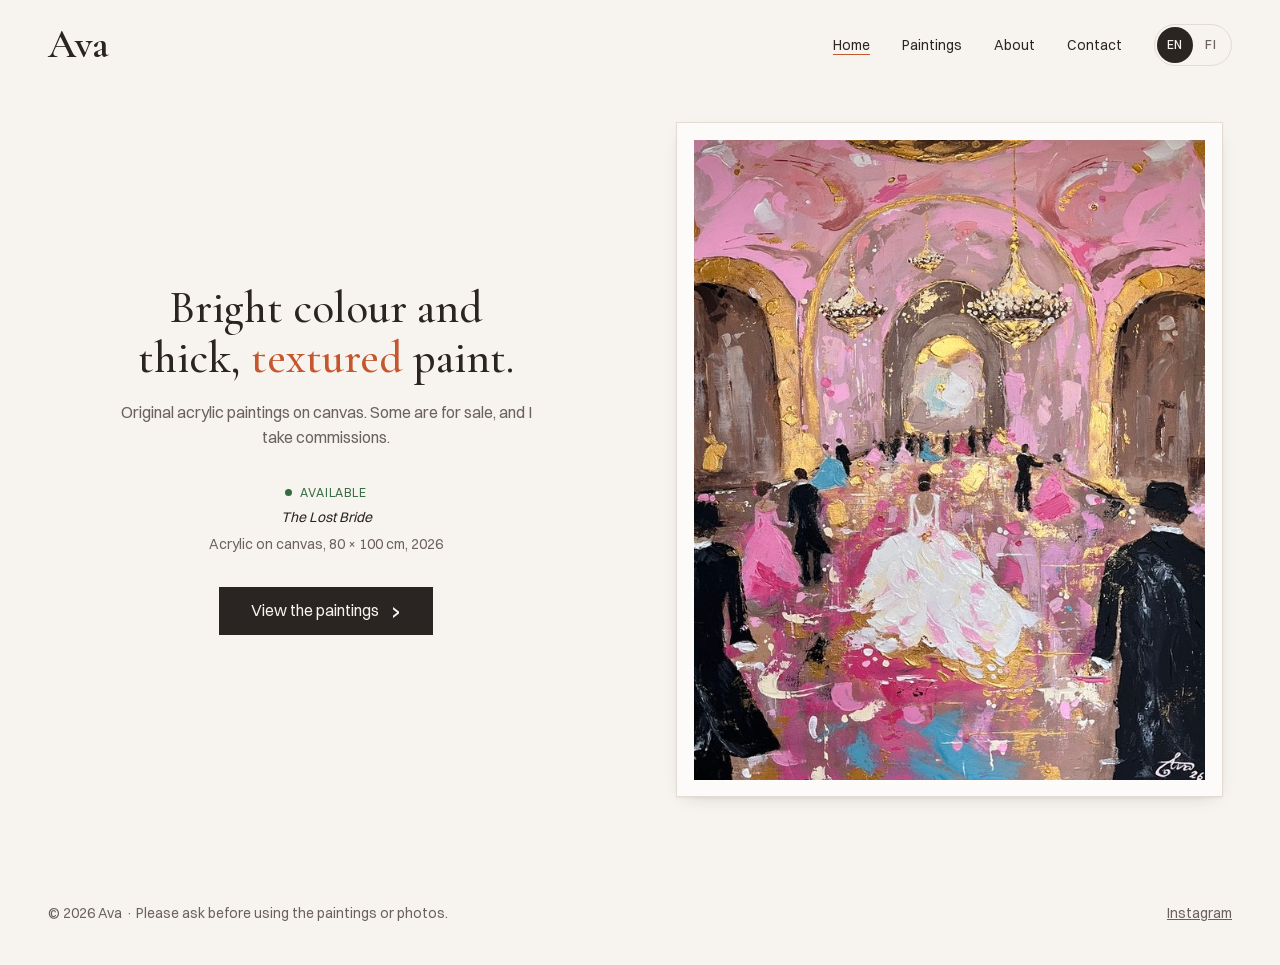
<file: index.html>
<!doctype html>
<html lang="en">
<head>
  <meta charset="utf-8">
  <!-- Security: the browser only loads scripts, styles, fonts and images from this site itself -->
  <meta http-equiv="Content-Security-Policy" content="default-src 'self'; script-src 'self'; style-src 'self' 'unsafe-inline'; font-src 'self'; img-src 'self' data:; connect-src 'self'; object-src 'none'; base-uri 'self'; form-action 'self'">
  <meta name="referrer" content="strict-origin-when-cross-origin">
  <meta name="viewport" content="width=device-width, initial-scale=1">
  <title>Ava · Acrylic paintings</title>
  <meta name="description" content="Original acrylic paintings by Ava. See what's available, or ask about a commission.">
  <link rel="canonical" href="https://eemeliparsama.github.io/ava-paintings/">
  <!-- Tab icon: Ava's script "A", near-black on light browser themes and near-white on dark ones
       (images/favicon.svg). Safari uses the black PNG; phones' home screen gets apple-touch-icon.png. -->
  <link rel="icon" type="image/png" sizes="32x32" href="images/favicon-32.png">
  <link rel="icon" type="image/svg+xml" sizes="any" href="images/favicon.svg">
  <link rel="apple-touch-icon" href="images/apple-touch-icon.png">

  <!-- Link previews (WhatsApp, Messenger, Facebook, iMessage…). images/share.jpg is a 1.91:1 crop of Earthly Echo. -->
  <meta property="og:type" content="website">
  <meta property="og:site_name" content="Ava · Acrylic paintings">
  <meta property="og:title" content="Ava · Acrylic paintings">
  <meta property="og:description" content="Original acrylic paintings by Ava. See what's available, or ask about a commission.">
  <meta property="og:url" content="https://eemeliparsama.github.io/ava-paintings/">
  <meta property="og:image" content="https://eemeliparsama.github.io/ava-paintings/images/share.jpg">
  <meta property="og:image:width" content="1277">
  <meta property="og:image:height" content="669">
  <meta property="og:image:alt" content="Detail of Earthly Echo, a green and pink abstract acrylic painting by Ava">
  <meta property="og:locale" content="en_GB">
  <meta property="og:locale:alternate" content="fi_FI">
  <meta name="twitter:card" content="summary_large_image">
  <!-- Fonts are stored on the site itself (fonts/), so no visitor data goes to Google or Fontshare -->
  <link rel="preload" href="fonts/cormorant-garamond-latin.woff2" as="font" type="font/woff2" crossorigin>
  <link rel="preload" href="fonts/switzer-400.woff2" as="font" type="font/woff2" crossorigin>
  <link rel="stylesheet" href="css/fonts.css">
  <link rel="stylesheet" href="css/tokens.css">
  <link rel="stylesheet" href="css/style.css">
</head>
<body data-page="home">
  <!--
    The header, menu, footer and painting view are added by js/main.js.
    Page text comes from js/translations.js (English + Finnish); the English
    below is only a fallback. Email and Instagram live in js/site.js.
  -->

  <main class="home" id="top">
    <div class="home-text">
      <h1 class="statement" data-i18n-html="heroTitle">Bright colour and thick, <span class="accent">textured</span> paint.</h1>
      <p class="lede" data-i18n="heroLede">Original acrylic paintings on canvas. Some are for sale, and I take commissions.</p>
      <!-- One of the paintings marked `highlight: true` in js/paintings.js, picked by main.js -->
      <p class="home-caption">
        <span class="badge" id="home-status" hidden></span>
        <em id="home-title"></em>
        <span id="home-meta"></span>
      </p>
      <a class="button" href="gallery.html" data-page="gallery.html"><span data-i18n="viewPaintings">View the paintings</span></a>
    </div>
    <!-- Slides in from the right once the painting has loaded (main.js swaps is-waiting for is-sliding) -->
    <figure class="home-painting is-waiting">
      <button type="button" class="home-open mount" id="home-open">
        <img id="home-img" alt="" fetchpriority="high">
      </button>
    </figure>
  </main>

  <script src="js/translations.js"></script>
  <script src="js/paintings.js"></script>
  <script src="js/site.js"></script>
  <script src="js/main.js"></script>
</body>
</html>
</file>
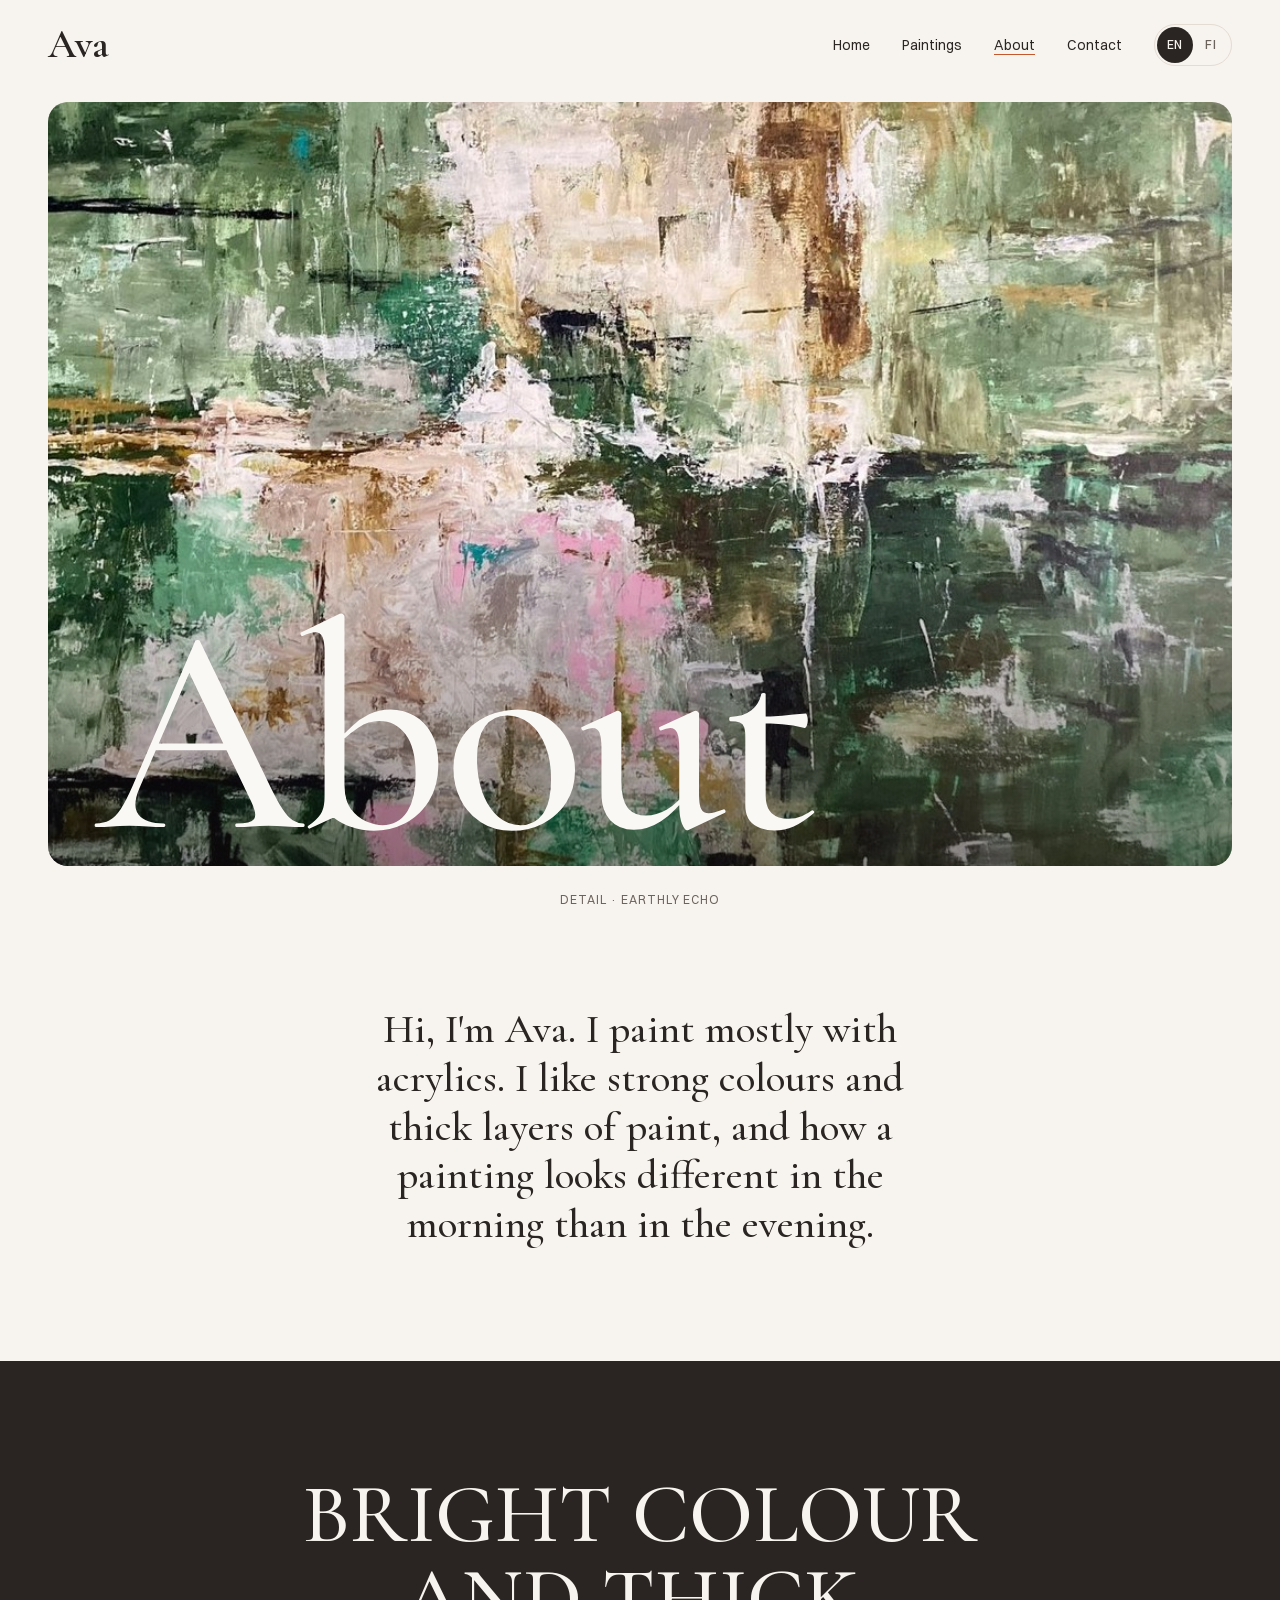
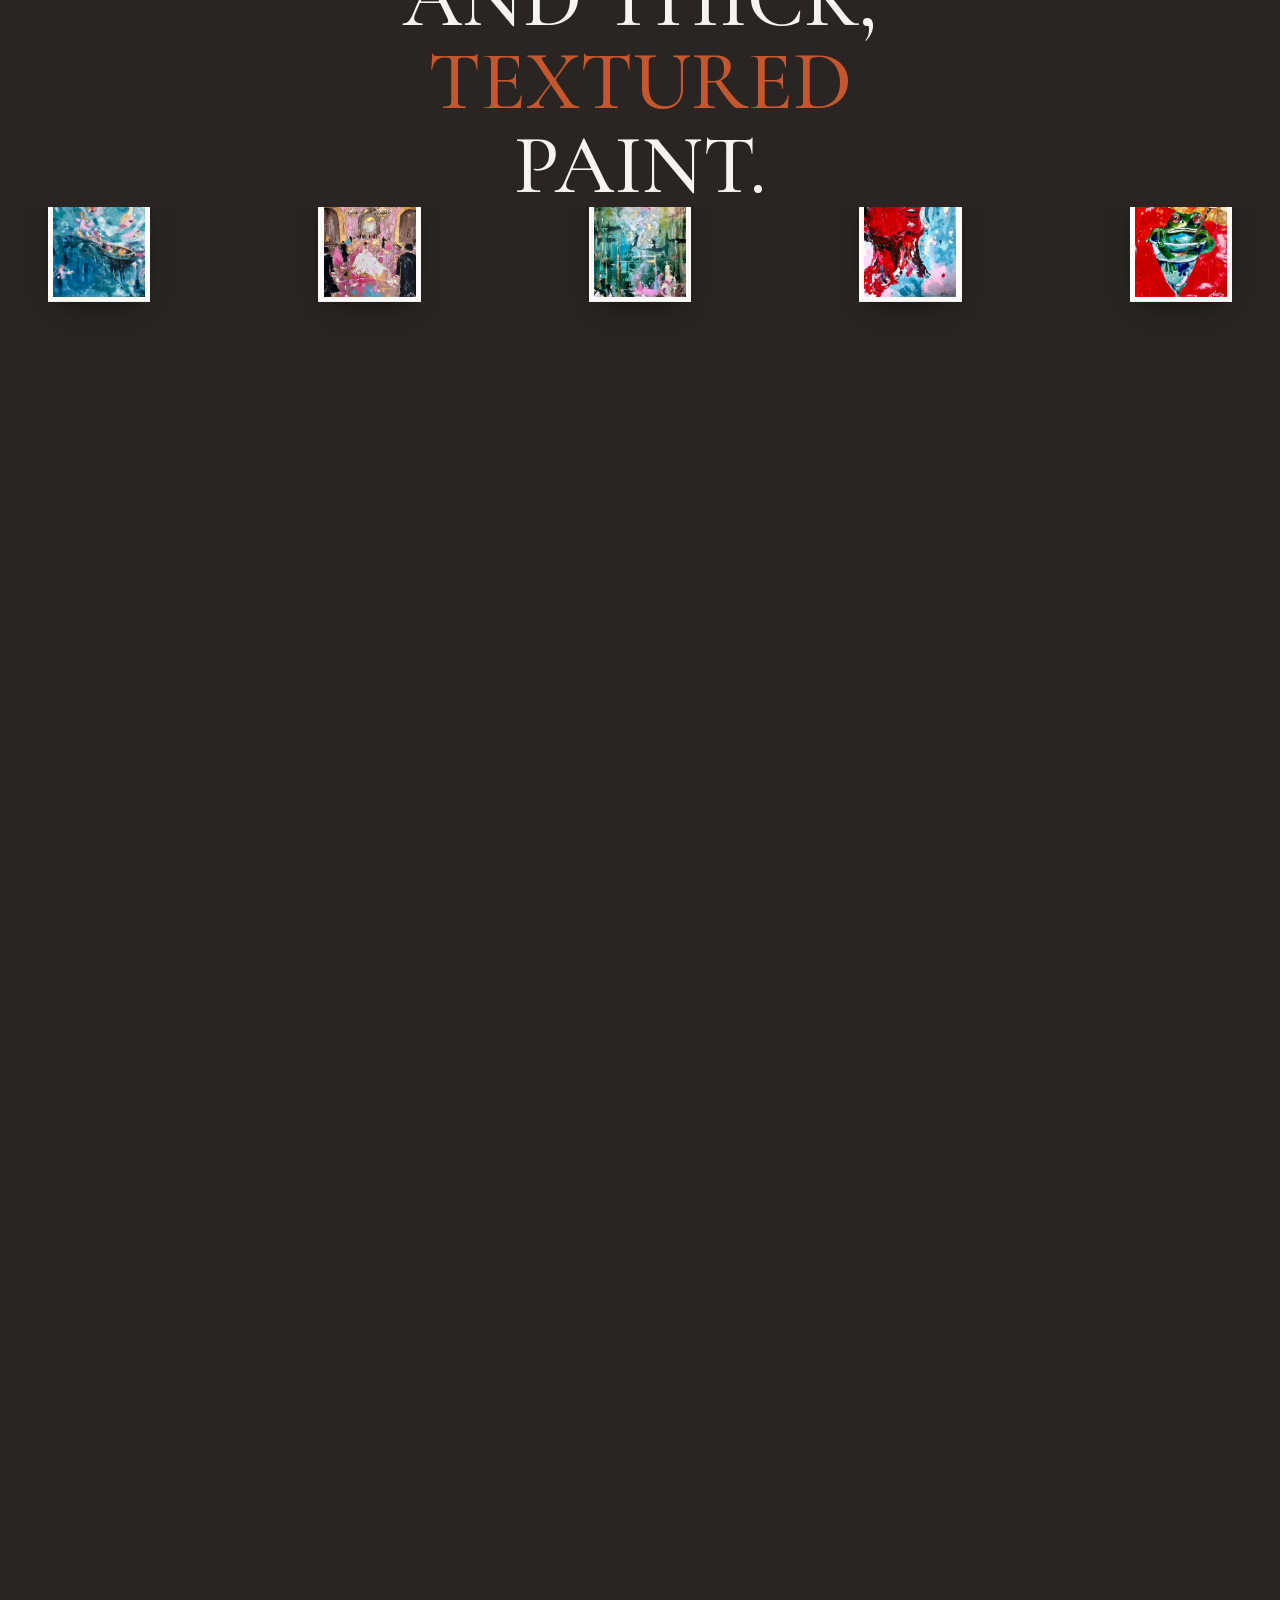
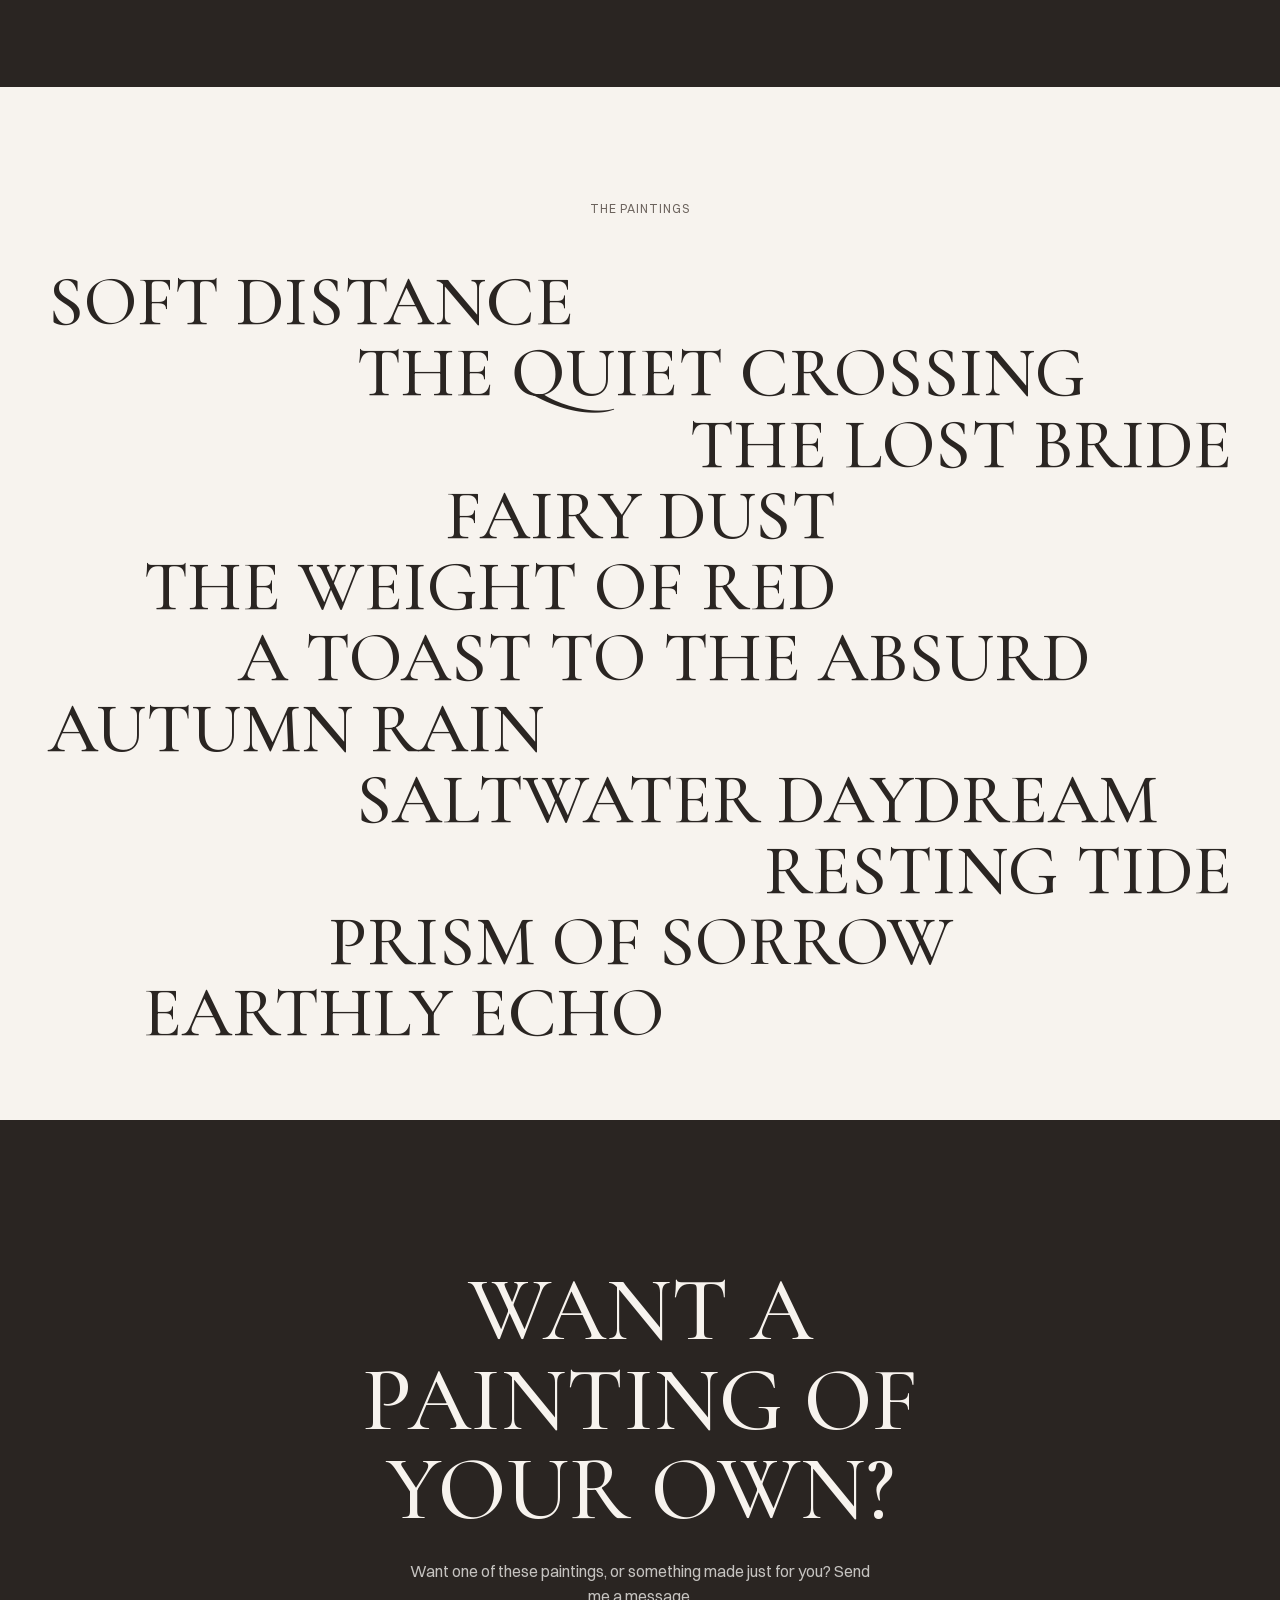
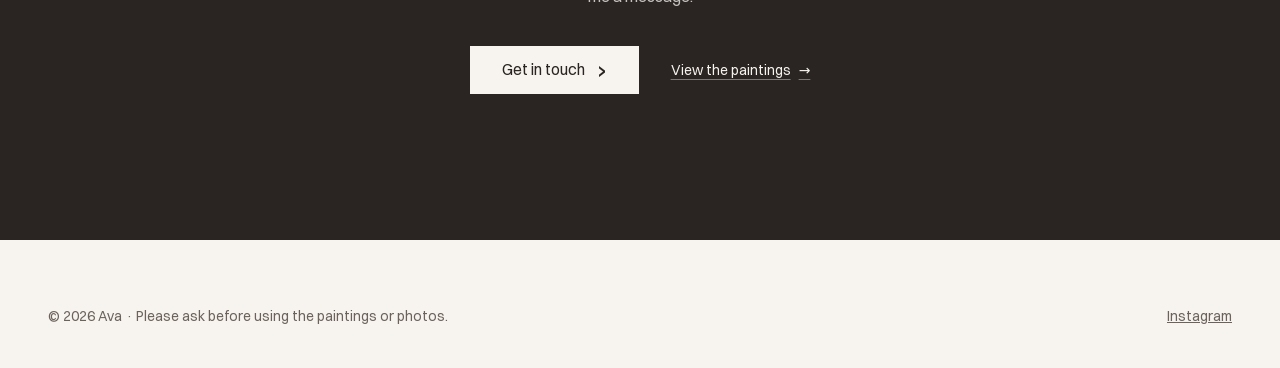
<file: about.html>
<!doctype html>
<html lang="en">
<head>
  <meta charset="utf-8">
  <!-- Security: the browser only loads scripts, styles, fonts and images from this site itself -->
  <meta http-equiv="Content-Security-Policy" content="default-src 'self'; script-src 'self'; style-src 'self' 'unsafe-inline'; font-src 'self'; img-src 'self' data:; connect-src 'self'; object-src 'none'; base-uri 'self'; form-action 'self'">
  <meta name="referrer" content="strict-origin-when-cross-origin">
  <meta name="viewport" content="width=device-width, initial-scale=1">
  <title>About · Ava</title>
  <meta name="description" content="About Ava, a painter who works mostly in acrylics.">
  <link rel="canonical" href="https://eemeliparsama.github.io/ava-paintings/about.html">
  <!-- Tab icon: Ava's script "A", near-black on light browser themes and near-white on dark ones
       (images/favicon.svg). Safari uses the black PNG; phones' home screen gets apple-touch-icon.png. -->
  <link rel="icon" type="image/png" sizes="32x32" href="images/favicon-32.png">
  <link rel="icon" type="image/svg+xml" sizes="any" href="images/favicon.svg">
  <link rel="apple-touch-icon" href="images/apple-touch-icon.png">

  <!-- Link previews (WhatsApp, Messenger, Facebook, iMessage…). images/share.jpg is a 1.91:1 crop of Earthly Echo. -->
  <meta property="og:type" content="website">
  <meta property="og:site_name" content="Ava · Acrylic paintings">
  <meta property="og:title" content="About · Ava">
  <meta property="og:description" content="Original acrylic paintings by Ava. See what's available, or ask about a commission.">
  <meta property="og:url" content="https://eemeliparsama.github.io/ava-paintings/about.html">
  <meta property="og:image" content="https://eemeliparsama.github.io/ava-paintings/images/share.jpg">
  <meta property="og:image:width" content="1277">
  <meta property="og:image:height" content="669">
  <meta property="og:image:alt" content="Detail of Earthly Echo, a green and pink abstract acrylic painting by Ava">
  <meta property="og:locale" content="en_GB">
  <meta property="og:locale:alternate" content="fi_FI">
  <meta name="twitter:card" content="summary_large_image">
  <!-- Fonts are stored on the site itself (fonts/), so no visitor data goes to Google or Fontshare -->
  <link rel="preload" href="fonts/cormorant-garamond-latin.woff2" as="font" type="font/woff2" crossorigin>
  <link rel="preload" href="fonts/switzer-400.woff2" as="font" type="font/woff2" crossorigin>
  <link rel="stylesheet" href="css/fonts.css">
  <link rel="stylesheet" href="css/tokens.css">
  <link rel="stylesheet" href="css/style.css">
</head>
<body data-page="about">
  <!--
    The header, menu, footer and painting view are added by js/main.js.
    Page text comes from js/translations.js (English + Finnish); the English
    below is only a fallback. Email and Instagram live in js/site.js.
  -->

  <!--
    Scroll animations (main.js, "About page"): the opening picture grows from a card to
    full width, the small paintings drift at different speeds, the closing card shrinks
    back in. Hovering a painting name shows that painting by the cursor.
    With "reduce motion" switched on, everything simply sits still.
  -->
  <main class="about-page">
    <!-- 1. Opening picture with the big title -->
    <section class="about-hero" data-grow>
      <div class="about-hero-frame">
        <!-- A close-up of one of Ava's paintings. Swap for a studio photo later if you like. -->
        <img src="images/green-abstract.jpg" alt="Close-up of the painting Earthly Echo by Ava: layered strokes of green, cream and pink paint." data-i18n-alt="aboutDetailAlt" fetchpriority="high">
        <h1 class="about-hero-title"><span data-i18n="aboutTitle">About</span></h1>
      </div>
      <p class="about-caption" data-i18n="aboutDetailCaption">Detail · Earthly Echo</p>
    </section>

    <!-- 2. Hello -->
    <section class="about-intro">
      <p class="about-intro-text reveal" data-i18n="aboutP1">Hi, I'm Ava. I paint mostly with acrylics. I like strong colours and thick layers of paint, and how a painting looks different in the morning than in the evening.</p>
    </section>

    <!-- 3. Dark room: the big statement, paintings drifting past, then the second paragraph -->
    <section class="about-dark">
      <p class="about-statement reveal" data-i18n-html="heroTitle">Bright colour and thick, <span class="accent">textured</span> paint.</p>
      <!-- Filled from js/paintings.js: rows of 5, 3 and 1 paintings -->
      <div class="drift" id="about-drift"></div>
      <p class="about-statement about-statement-s reveal" data-i18n="aboutP2">A lot of my paintings start from something real, like a place or a face, and get more abstract as I go.</p>
    </section>

    <!-- 4. Every painting by name; hover to see it, click to open it -->
    <section class="about-names">
      <p class="about-kicker" data-i18n="aboutNamesLabel">The paintings</p>
      <ul class="name-list" id="about-names"></ul>
      <!-- Hovering a name slides its painting in from the other side (mouse only, added by main.js) -->
    </section>

    <!-- 5. Closing card -->
    <section class="about-end" data-shrink>
      <div class="about-end-card">
        <h2 class="about-end-title" data-i18n="aboutEndTitle">Want a painting of your own?</h2>
        <p class="about-end-text" data-i18n="contactText">Want one of these paintings, or something made just for you? Send me a message.</p>
        <div class="about-end-actions">
          <a class="button button-light" href="contact.html" data-page="contact.html"><span data-i18n="contactTitle">Get in touch</span></a>
          <a class="text-link text-link-light" href="gallery.html" data-page="gallery.html" data-i18n="viewPaintings">View the paintings</a>
        </div>
      </div>
    </section>
  </main>


  <script src="js/translations.js"></script>
  <script src="js/paintings.js"></script>
  <script src="js/site.js"></script>
  <script src="js/main.js"></script>
</body>
</html>
</file>
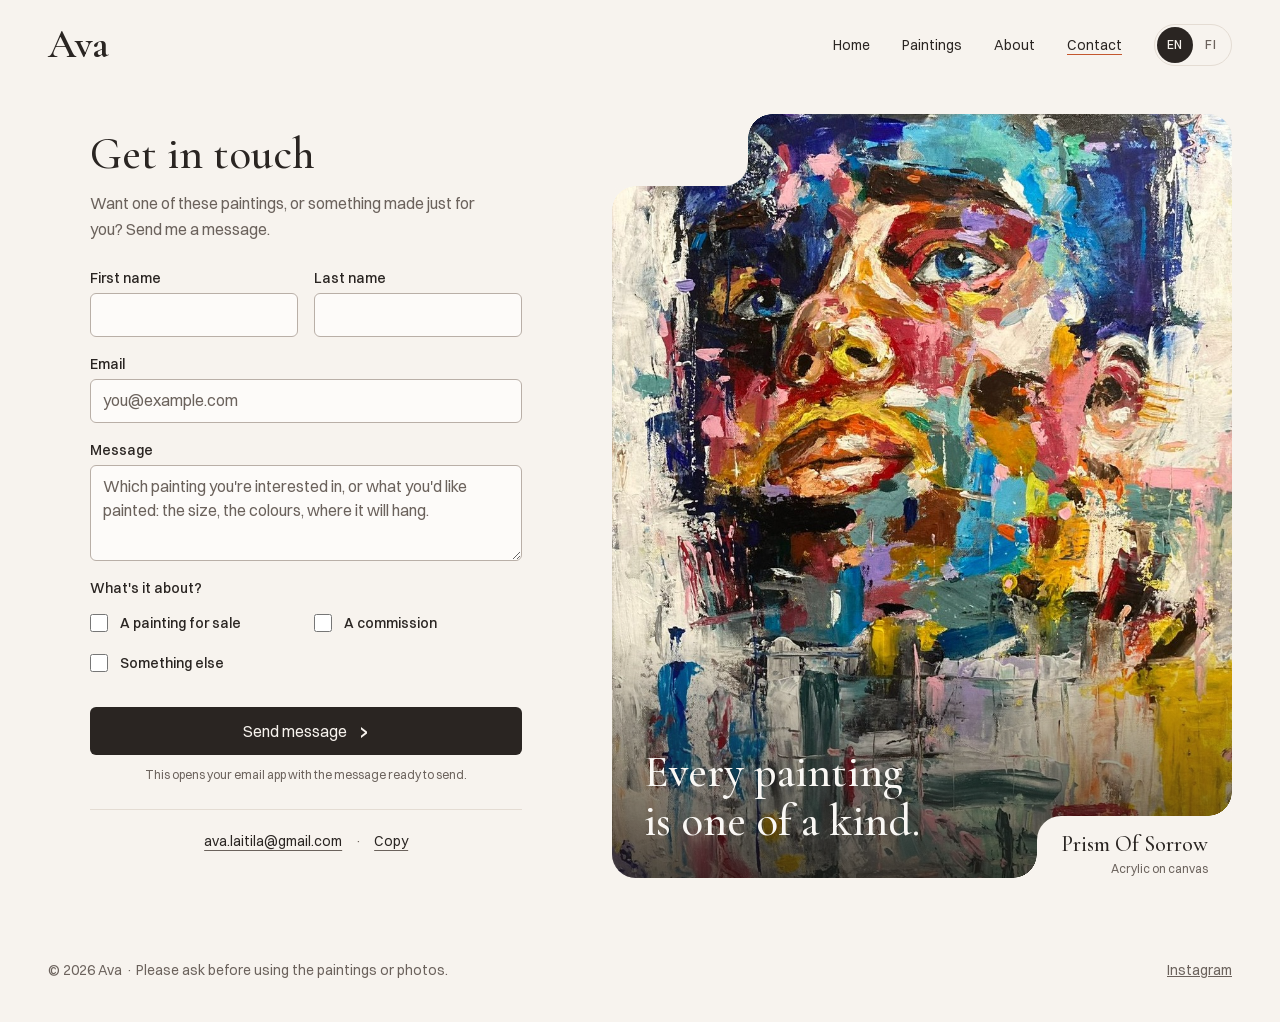
<file: contact.html>
<!doctype html>
<html lang="en">
<head>
  <meta charset="utf-8">
  <!-- Security: the browser only loads scripts, styles, fonts and images from this site itself -->
  <meta http-equiv="Content-Security-Policy" content="default-src 'self'; script-src 'self'; style-src 'self' 'unsafe-inline'; font-src 'self'; img-src 'self' data:; connect-src 'self'; object-src 'none'; base-uri 'self'; form-action 'self'">
  <meta name="referrer" content="strict-origin-when-cross-origin">
  <meta name="viewport" content="width=device-width, initial-scale=1">
  <title>Contact · Ava</title>
  <meta name="description" content="Ask Ava about a painting or a commission.">
  <link rel="canonical" href="https://eemeliparsama.github.io/ava-paintings/contact.html">
  <!-- Tab icon: Ava's script "A", near-black on light browser themes and near-white on dark ones
       (images/favicon.svg). Safari uses the black PNG; phones' home screen gets apple-touch-icon.png. -->
  <link rel="icon" type="image/png" sizes="32x32" href="images/favicon-32.png">
  <link rel="icon" type="image/svg+xml" sizes="any" href="images/favicon.svg">
  <link rel="apple-touch-icon" href="images/apple-touch-icon.png">

  <!-- Link previews (WhatsApp, Messenger, Facebook, iMessage…). images/share.jpg is a 1.91:1 crop of Earthly Echo. -->
  <meta property="og:type" content="website">
  <meta property="og:site_name" content="Ava · Acrylic paintings">
  <meta property="og:title" content="Contact · Ava">
  <meta property="og:description" content="Original acrylic paintings by Ava. See what's available, or ask about a commission.">
  <meta property="og:url" content="https://eemeliparsama.github.io/ava-paintings/contact.html">
  <meta property="og:image" content="https://eemeliparsama.github.io/ava-paintings/images/share.jpg">
  <meta property="og:image:width" content="1277">
  <meta property="og:image:height" content="669">
  <meta property="og:image:alt" content="Detail of Earthly Echo, a green and pink abstract acrylic painting by Ava">
  <meta property="og:locale" content="en_GB">
  <meta property="og:locale:alternate" content="fi_FI">
  <meta name="twitter:card" content="summary_large_image">
  <!-- Fonts are stored on the site itself (fonts/), so no visitor data goes to Google or Fontshare -->
  <link rel="preload" href="fonts/cormorant-garamond-latin.woff2" as="font" type="font/woff2" crossorigin>
  <link rel="preload" href="fonts/switzer-400.woff2" as="font" type="font/woff2" crossorigin>
  <link rel="stylesheet" href="css/fonts.css">
  <link rel="stylesheet" href="css/tokens.css">
  <link rel="stylesheet" href="css/style.css">
</head>
<body data-page="contact">
  <!--
    The header, menu, footer and painting view are added by js/main.js.
    Page text comes from js/translations.js (English + Finnish); the English
    below is only a fallback. Email and Instagram live in js/site.js.
  -->

  <main class="contact-page" id="contact">
    <div class="contact-side">
      <h1 data-i18n="contactTitle">Get in touch</h1>
      <p class="lede" data-i18n="contactText">Want one of these paintings, or something made just for you? Send me a message.</p>

      <!-- No server: "Send message" opens the visitor's email app with the message filled in (main.js) -->
      <form class="contact-form" id="contact-form" novalidate>
        <div class="field-pair">
          <div class="field">
            <label for="cf-first" data-i18n="formFirstName">First name</label>
            <input id="cf-first" name="first" type="text" autocomplete="given-name" required>
          </div>
          <div class="field">
            <label for="cf-last" data-i18n="formLastName">Last name</label>
            <input id="cf-last" name="last" type="text" autocomplete="family-name">
          </div>
        </div>
        <div class="field">
          <label for="cf-email" data-i18n="formEmail">Email</label>
          <input id="cf-email" name="email" type="email" autocomplete="email" required data-i18n-placeholder="formEmailHint" placeholder="you@example.com">
        </div>
        <div class="field">
          <label for="cf-message" data-i18n="formMessage">Message</label>
          <textarea id="cf-message" name="message" rows="3" required data-i18n-placeholder="formMessageHint" placeholder="Which painting you're interested in, or what you'd like painted: the size, the colours, where it will hang."></textarea>
        </div>
        <fieldset class="field topics">
          <legend data-i18n="formTopic">What's it about?</legend>
          <label class="check"><input type="checkbox" name="topic" value="topicForSale"> <span data-i18n="topicForSale">A painting for sale</span></label>
          <label class="check"><input type="checkbox" name="topic" value="topicCommission"> <span data-i18n="topicCommission">A commission</span></label>
          <label class="check"><input type="checkbox" name="topic" value="topicOther"> <span data-i18n="topicOther">Something else</span></label>
        </fieldset>
        <button type="submit" class="button form-send"><span data-i18n="formSend">Send message</span></button>
        <p class="form-note" data-i18n="formSendNote">This opens your email app with the message ready to send.</p>
      </form>

      <p class="form-alt">
        <a href="mailto:ava.laitila@gmail.com" data-email data-email-text>ava.laitila@gmail.com</a>
        <span aria-hidden="true">·</span>
        <button type="button" class="text-button copy-email"><span data-i18n="copy" aria-live="polite">Copy</span></button>
      </p>
    </div>

    <!-- A painting as the backdrop for now. Swap the image for a studio photo later if you like;
         the caption is filled in from js/paintings.js by matching the image path. -->
    <figure class="contact-panel" data-painting-image="images/colourful-portrait.jpg">
      <img src="images/colourful-portrait.jpg" alt="">
      <span class="notch notch-tl" aria-hidden="true"></span>
      <figcaption class="notch notch-br">
        <span class="panel-title" id="panel-title"></span>
        <span class="panel-meta" id="panel-meta"></span>
      </figcaption>
      <div class="panel-overlay">
        <p class="panel-statement"><span data-i18n="panelStatement">Every painting is one of a kind.</span></p>
      </div>
    </figure>
  </main>

  <script src="js/translations.js"></script>
  <script src="js/paintings.js"></script>
  <script src="js/site.js"></script>
  <script src="js/main.js"></script>
</body>
</html>
</file>
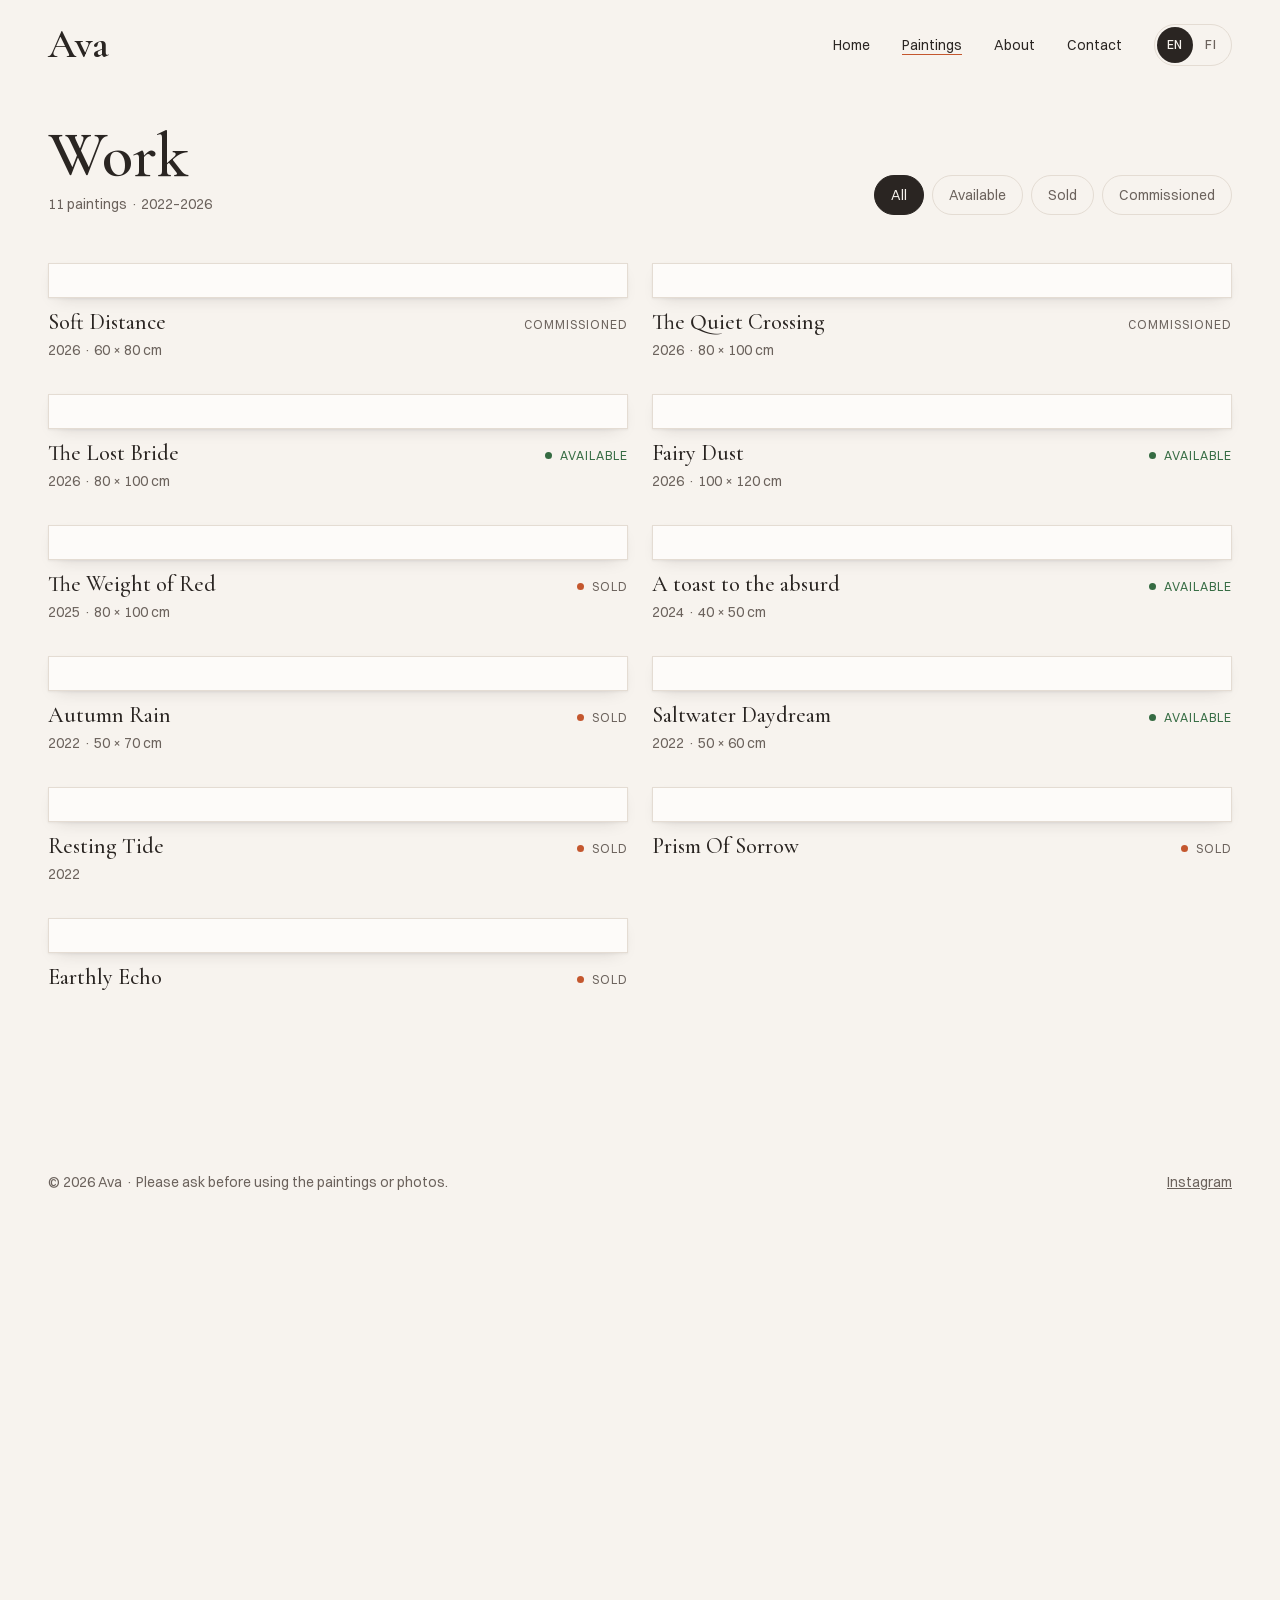
<file: gallery.html>
<!doctype html>
<html lang="en">
<head>
  <meta charset="utf-8">
  <!-- Security: the browser only loads scripts, styles, fonts and images from this site itself -->
  <meta http-equiv="Content-Security-Policy" content="default-src 'self'; script-src 'self'; style-src 'self' 'unsafe-inline'; font-src 'self'; img-src 'self' data:; connect-src 'self'; object-src 'none'; base-uri 'self'; form-action 'self'">
  <meta name="referrer" content="strict-origin-when-cross-origin">
  <meta name="viewport" content="width=device-width, initial-scale=1">
  <title>Paintings · Ava</title>
  <meta name="description" content="Every painting by Ava: what's for sale, what has sold and commissioned work.">
  <link rel="canonical" href="https://eemeliparsama.github.io/ava-paintings/gallery.html">
  <!-- Tab icon: Ava's script "A", near-black on light browser themes and near-white on dark ones
       (images/favicon.svg). Safari uses the black PNG; phones' home screen gets apple-touch-icon.png. -->
  <link rel="icon" type="image/png" sizes="32x32" href="images/favicon-32.png">
  <link rel="icon" type="image/svg+xml" sizes="any" href="images/favicon.svg">
  <link rel="apple-touch-icon" href="images/apple-touch-icon.png">

  <!-- Link previews (WhatsApp, Messenger, Facebook, iMessage…). images/share.jpg is a 1.91:1 crop of Earthly Echo. -->
  <meta property="og:type" content="website">
  <meta property="og:site_name" content="Ava · Acrylic paintings">
  <meta property="og:title" content="Paintings · Ava">
  <meta property="og:description" content="Original acrylic paintings by Ava. See what's available, or ask about a commission.">
  <meta property="og:url" content="https://eemeliparsama.github.io/ava-paintings/gallery.html">
  <meta property="og:image" content="https://eemeliparsama.github.io/ava-paintings/images/share.jpg">
  <meta property="og:image:width" content="1277">
  <meta property="og:image:height" content="669">
  <meta property="og:image:alt" content="Detail of Earthly Echo, a green and pink abstract acrylic painting by Ava">
  <meta property="og:locale" content="en_GB">
  <meta property="og:locale:alternate" content="fi_FI">
  <meta name="twitter:card" content="summary_large_image">
  <!-- Fonts are stored on the site itself (fonts/), so no visitor data goes to Google or Fontshare -->
  <link rel="preload" href="fonts/cormorant-garamond-latin.woff2" as="font" type="font/woff2" crossorigin>
  <link rel="preload" href="fonts/switzer-400.woff2" as="font" type="font/woff2" crossorigin>
  <link rel="stylesheet" href="css/fonts.css">
  <link rel="stylesheet" href="css/tokens.css">
  <link rel="stylesheet" href="css/style.css">
</head>
<body data-page="gallery">
  <!--
    The header, menu, footer and painting view are added by js/main.js.
    Page text comes from js/translations.js (English + Finnish); the English
    below is only a fallback. Email and Instagram live in js/site.js.
  -->

  <main>
    <section id="work" class="work gallery-page" aria-labelledby="work-title">
      <div class="work-head">
        <div class="work-title">
          <h1 id="work-title" data-i18n="workTitle">Work</h1>
          <p class="work-count" id="work-count" aria-live="polite"></p>
        </div>
        <div class="filters" id="filters" role="toolbar" aria-label="Filter paintings" data-i18n-aria-label="filterLabel"></div>
      </div>
      <div class="gallery" id="gallery"></div>
    </section>
  </main>

  <script src="js/translations.js"></script>
  <script src="js/paintings.js"></script>
  <script src="js/site.js"></script>
  <script src="js/main.js"></script>
</body>
</html>
</file>
<file: css/fonts.css>
/* The site's two fonts, served from the site itself (see fonts/README.md) */

/* Cormorant Garamond: headings. One variable file covers weights 500 and 600. */
@font-face {
  font-family: "Cormorant Garamond";
  font-style: normal;
  font-weight: 500 600;
  font-display: swap;
  src: url("../fonts/cormorant-garamond-latin.woff2") format("woff2");
  unicode-range: U+0000-00FF, U+0131, U+0152-0153, U+02BB-02BC, U+02C6, U+02DA, U+02DC, U+0304, U+0308, U+0329, U+2000-206F, U+20AC, U+2122, U+2191, U+2193, U+2212, U+2215, U+FEFF, U+FFFD;
}
@font-face {
  font-family: "Cormorant Garamond";
  font-style: normal;
  font-weight: 500 600;
  font-display: swap;
  src: url("../fonts/cormorant-garamond-latin-ext.woff2") format("woff2");
  unicode-range: U+0100-02BA, U+02BD-02C5, U+02C7-02CC, U+02CE-02D7, U+02DD-02FF, U+0304, U+0308, U+0329, U+1D00-1DBF, U+1E00-1E9F, U+1EF2-1EFF, U+2020, U+20A0-20AB, U+20AD-20C4, U+2113, U+2C60-2C7F, U+A720-A7FF;
}

/* Switzer: body text */
@font-face {
  font-family: "Switzer";
  font-style: normal;
  font-weight: 400;
  font-display: swap;
  src: url("../fonts/switzer-400.woff2") format("woff2");
}
@font-face {
  font-family: "Switzer";
  font-style: normal;
  font-weight: 500;
  font-display: swap;
  src: url("../fonts/switzer-500.woff2") format("woff2");
}
</file>
<file: css/tokens.css>
@charset "UTF-8";
/* Hallmark · tokens · genre: editorial · theme: custom (the site's own warm paper + terracotta, in OKLCH)
 * axes: light paper / high-contrast serif / warm accent
 * Every colour, font, space and easing in style.css comes from here.
 */
:root {
  /* Paper and ink — all neutrals tinted warm toward the terracotta */
  --color-paper:   oklch(96.6% 0.008 74);   /* page background */
  --color-paper-2: oklch(93.7% 0.013 75);   /* image placeholder while loading */
  --color-ink:     oklch(26.9% 0.009 53);   /* text */
  --color-muted:   oklch(50.3% 0.015 56);   /* secondary text, 5.4:1 on paper */
  --color-rule:    oklch(89.8% 0.015 71);   /* hairlines, chip borders */
  --color-field-line: oklch(76% 0.016 62); /* form field borders */
  --color-mat:     oklch(99% 0.004 80);     /* the light mount around each painting */
  --shadow-mount:  0 1px 2px oklch(26.9% 0.009 53 / 0.06), 0 6px 18px -10px oklch(26.9% 0.009 53 / 0.25);

  /* One accent. --color-accent is for large type (4.0:1), --color-accent-text for small (5.3:1) */
  --color-accent:      oklch(58.8% 0.150 40);
  --color-accent-text: oklch(52.0% 0.137 39);
  --color-available:   oklch(47.9% 0.087 150); /* "Available" label, 5.7:1 */
  --color-focus:       var(--color-ink);

  /* Painting view */
  --lb-chrome: 15rem; /* height taken by the top bar, thumbnail strip and padding */

  /* Type */
  --font-display: "Cormorant Garamond", Georgia, serif;
  --font-body:    "Switzer", system-ui, -apple-system, sans-serif;

  --text-xs:  0.75rem;
  --text-sm:  0.875rem;
  --text-base: 1rem;
  --text-md:  1.125rem;
  --text-lg:  1.375rem;
  --text-xl:  clamp(1.75rem, 1.2rem + 1.6vw, 2.5rem);
  --text-display: clamp(2.25rem, 1.4rem + 3.4vw, 4rem);
  --text-display-l: clamp(3rem, 1rem + 4vw, 5rem); /* desktop headline beside the featured painting */
  --text-display-s: clamp(2rem, 1.5rem + 1.6vw, 3rem);
  --mat: clamp(0.625rem, 0.4rem + 0.8vw, 1.125rem); /* mount width */

  /* 4 pt spacing scale */
  --space-3xs: 0.25rem;
  --space-2xs: 0.5rem;
  --space-xs:  0.75rem;
  --space-sm:  1rem;
  --space-md:  1.5rem;
  --space-lg:  2rem;
  --space-xl:  3rem;
  --space-2xl: 4.5rem;
  --space-3xl: 7rem;
  --gutter: clamp(1rem, 4vw, 3rem);
  --tap: 2.5rem; /* minimum height for small buttons */

  /* Motion */
  --ease-out:    cubic-bezier(0.16, 1, 0.3, 1);
  --ease-in-out: cubic-bezier(0.65, 0, 0.35, 1);
  --dur-micro: 120ms;
  --dur-short: 220ms;
  --dur-long:  420ms;

  --radius-pill: 999px;
  --radius-field: 0.375rem;
  --rule: 1px solid var(--color-rule);
}
</file>
<file: css/style.css>
@charset "UTF-8";
/* Hallmark · macrostructure: studied-DNA (source: julia-ulrich-art.com, layout only) · genre: editorial · tone: warm, hand-made · anchor hue: terracotta (40°)
 * theme: custom (site's own palette in OKLCH) · nav: name + full-screen menu · footer: one line · pages: home / paintings / about / contact
 * enrichment: none (the paintings are the imagery) · type: Cormorant Garamond (display) + Switzer (body)
 * Colours, fonts, spacing and easings live in css/tokens.css.
 */

* { box-sizing: border-box; }
html, body { overflow-x: clip; }
html { scroll-behavior: smooth; }
body {
  margin: 0;
  background: var(--color-paper);
  color: var(--color-ink);
  font-family: var(--font-body);
  font-size: var(--text-base);
  line-height: 1.6;
  -webkit-font-smoothing: antialiased;
}
img { display: block; max-width: 100%; }
[hidden] { display: none !important; }
a { color: inherit; }
button { font: inherit; color: inherit; }
h1, h2, h3 {
  font-family: var(--font-display); font-weight: 500; font-style: normal;
  line-height: 1.1; margin: 0 0 var(--space-sm);
  overflow-wrap: anywhere; min-width: 0;
}
h2 { font-size: var(--text-xl); }
p { margin: 0 0 var(--space-sm); }
section[id] { scroll-margin-top: var(--space-md); }

:focus-visible { outline: 2px solid var(--color-focus); outline-offset: 3px; }

.visually-hidden {
  position: absolute; width: 1px; height: 1px; padding: 0; margin: -1px;
  overflow: hidden; clip: rect(0 0 0 0); white-space: nowrap; border: 0;
}

/* Every page: header, the page itself, footer. The footer sits at the bottom
   even on short pages, as on Julia Ulrich's site */
body { display: flex; flex-direction: column; min-height: 100vh; min-height: 100dvh; }
main { flex: 1; }

/* Header: name left; language and menu button right, nothing in between */
.site-header {
  display: flex; justify-content: space-between; align-items: center; gap: var(--space-sm);
  padding: var(--space-md) var(--gutter);
}
.wordmark {
  font-family: var(--font-display); font-size: var(--text-xl); font-weight: 600;
  line-height: 1; text-decoration: none;
}
.header-right { display: flex; align-items: center; gap: var(--space-sm); }
.menu-button {
  display: inline-flex; align-items: center; justify-content: center;
  width: var(--tap); height: var(--tap); padding: 0;
  border: 0; background: none; cursor: pointer; color: var(--color-ink);
}
.menu-button svg { width: 1.5rem; height: 1.5rem; fill: none; stroke: currentColor; stroke-width: 1.5; stroke-linecap: round; }
.menu-button:hover { color: var(--color-accent-text); }

/* Desktop: page links in the top row; the menu button is for phones only */
.header-nav { display: none; align-items: center; gap: var(--space-lg); margin-right: var(--space-sm); }
.header-nav a {
  display: inline-flex; align-items: center; min-height: var(--tap); white-space: nowrap;
  font-size: var(--text-sm);
  text-decoration: underline; text-decoration-thickness: 1px; text-underline-offset: 0.3em;
  text-decoration-color: transparent;
  transition: text-decoration-color var(--dur-short) var(--ease-out);
}
.header-nav a:hover { text-decoration-color: currentColor; }
.header-nav a[aria-current="page"] { text-decoration-color: var(--color-accent); }

@media (min-width: 760px) {
  .header-nav { display: flex; }
  .menu-button { display: none; }
}

/* EN / FI switch: a small pill with the active language filled in */
.lang-switch { display: flex; padding: 2px; border: var(--rule); border-radius: var(--radius-pill); }
.lang-switch button {
  min-width: calc(var(--tap) - 4px); min-height: calc(var(--tap) - 4px);
  padding: 0 var(--space-2xs); border: 0; border-radius: var(--radius-pill);
  font-size: var(--text-xs); font-weight: 500; letter-spacing: 0.06em; line-height: 1;
  background: transparent; color: var(--color-muted); cursor: pointer;
  transition: background-color var(--dur-short) var(--ease-out), color var(--dur-short) var(--ease-out);
}
.lang-switch button:hover { color: var(--color-ink); }
.lang-switch button:active { transform: translateY(1px); }
.lang-switch button[aria-pressed="true"] { background: var(--color-ink); color: var(--color-paper); }

/* Menu: a full-screen sheet with every page, opened from the header */
html:has(.site-menu[open]) { overflow: hidden; }
.site-menu {
  width: 100%; height: 100vh; height: 100dvh; max-width: none; max-height: none; margin: 0;
  border: 0; padding: 0; background: var(--color-paper); color: var(--color-ink);
}
.site-menu[open] { display: flex; flex-direction: column; animation: lb-in var(--dur-short) var(--ease-out); }
.site-menu::backdrop { background: var(--color-paper); }
.menu-bar { display: flex; justify-content: space-between; align-items: center; padding: var(--space-md) var(--gutter); }
.menu-links { flex: 1; display: flex; flex-direction: column; justify-content: center; gap: var(--space-xs); padding: var(--space-xl) var(--gutter); }
.menu-links a {
  align-self: flex-start;
  font-family: var(--font-display); font-size: var(--text-display-s); font-weight: 500; line-height: 1.2;
  text-decoration: underline; text-decoration-thickness: 1px; text-underline-offset: 0.15em;
  text-decoration-color: transparent;
  transition: text-decoration-color var(--dur-short) var(--ease-out);
}
.menu-links a:hover { text-decoration-color: currentColor; }
.menu-links a[aria-current="page"] { text-decoration-color: var(--color-accent); }
.menu-foot { padding: var(--space-md) var(--gutter) var(--space-xl); margin: 0; }
.menu-foot a { font-size: var(--text-sm); }

/* Buttons and small text links */
.button {
  display: inline-flex; align-items: center; gap: var(--space-xs);
  min-height: 3rem; padding: 0 var(--space-lg);
  background: var(--color-ink); color: var(--color-paper); text-decoration: none; white-space: nowrap;
  transition: background-color var(--dur-short) var(--ease-out);
}
.button::after { content: "\203A"; font-size: 1.5em; line-height: 1; margin-top: -0.1em; }
.button:hover { background: var(--color-accent-text); }
.button:active { transform: translateY(1px); }
.text-link {
  display: inline-flex; align-items: center; min-height: var(--tap); white-space: nowrap;
  font-size: var(--text-sm);
  text-decoration: underline; text-decoration-thickness: 1px; text-underline-offset: 0.25em;
  text-decoration-color: var(--color-rule);
  transition: text-decoration-color var(--dur-short) var(--ease-out);
}
.text-link::after { content: "\2192"; margin-left: var(--space-2xs); }
.text-link:hover { text-decoration-color: currentColor; }
.lede { font-size: var(--text-md); color: var(--color-muted); max-width: 26em; }
.accent { color: var(--color-accent); }

/* Front page: one screen. The statement, a caption and the button on one side,
   a single painting on the other, both centred in the space */
.home {
  display: grid; gap: var(--space-xl); align-content: center; justify-items: center;
  padding: var(--space-lg) var(--gutter) var(--space-2xl);
}
.home-text { text-align: center; max-width: 26rem; display: flex; flex-direction: column; align-items: center; }
.statement { font-size: var(--text-display-s); font-weight: 500; line-height: 1.12; margin: 0 0 var(--space-sm); }
.home-text .lede { font-size: var(--text-base); margin: 0 0 var(--space-lg); }
.home-caption { display: flex; flex-direction: column; align-items: center; gap: var(--space-3xs); font-size: var(--text-sm); color: var(--color-muted); margin: 0 0 var(--space-lg); }
.home-caption em { color: var(--color-ink); }
.home-painting { margin: 0; min-width: 0; }
/* On opening, the painting slides in from the right edge of the screen */
.home-painting.is-waiting { transform: translateX(110vw); }
.home-painting.is-sliding { animation: slide-from-right 1.4s var(--ease-out) both; }
@keyframes slide-from-right { from { transform: translateX(110vw); } }
@media (prefers-reduced-motion: reduce) { .home-painting.is-waiting { transform: none; } }
.home-open { display: block; cursor: zoom-in; }
.home-open img { width: auto; max-width: 100%; max-height: min(72vh, 40rem); background: var(--color-paper-2); }
.home-open:focus-visible { outline-offset: 4px; }

/* Phones and tablets: one column in reading order, so the caption sits right
   under the painting it describes and the button comes last:
   headline → intro → painting → caption → button */
@media (max-width: 899px) {
  .home { display: flex; flex-direction: column; align-items: center; gap: 0; text-align: center; }
  .home-text { display: contents; }
  .statement, .home-text .lede { max-width: 26rem; }
  .statement { order: 1; }
  .home-text .lede { order: 2; margin-bottom: var(--space-xl); }
  .home-painting { order: 3; margin-bottom: var(--space-sm); }
  .home-caption { order: 4; margin-bottom: var(--space-xl); }
  .home .button { order: 5; }
}

@media (min-width: 900px) {
  .home { grid-template-columns: minmax(0, 1fr) minmax(0, 1fr); gap: var(--space-2xl); align-items: center; }
  .home-painting { justify-self: start; }
  .gallery-page h1 { font-size: var(--text-display-l); }
}

/* Gallery page: the heading is the page's title */
.work.gallery-page { padding-top: var(--space-lg); }
.gallery-page .work-head { border-top: 0; padding-top: 0; }
.gallery-page h1 { font-size: var(--text-display); font-weight: 600; line-height: 1.04; margin: 0 0 var(--space-xs); }

/* Work: filter bar is the divider, then the masonry */
.work { padding: 0 var(--gutter) var(--space-3xl); }
/* Heading with the painting count under it on the left, filters on the right */
.work-head {
  display: flex; flex-wrap: wrap; align-items: flex-end; justify-content: space-between;
  gap: var(--space-md) var(--space-xl);
  border-top: var(--rule); padding-top: var(--space-xl); margin-bottom: var(--space-xl);
}
.work-head h2, .work-head h1 { margin: 0 0 var(--space-3xs); }
.work .filters { justify-content: flex-end; }

@media (max-width: 760px) {
  .work .filters { justify-content: flex-start; }
}
.work-count { font-size: var(--text-sm); color: var(--color-muted); margin: 0; font-variant-numeric: tabular-nums; }
.filters { display: flex; flex-wrap: wrap; gap: var(--space-2xs); }
.filters button {
  min-height: var(--tap); padding: 0 var(--space-sm);
  font-size: var(--text-sm); line-height: 1; white-space: nowrap;
  border: var(--rule); border-radius: var(--radius-pill);
  background: transparent; color: var(--color-muted); cursor: pointer;
  transition: color var(--dur-short) var(--ease-out), background-color var(--dur-short) var(--ease-out), border-color var(--dur-short) var(--ease-out);
}
.filters button:hover { color: var(--color-ink); border-color: var(--color-ink); }
.filters button:active { transform: translateY(1px); }
.filters button[aria-pressed="true"] { background: var(--color-ink); border-color: var(--color-ink); color: var(--color-paper); }

/* Masonry columns are built in main.js (CSS `columns` makes browsers drop
   animated items from view while scrolling). */
.gallery { display: flex; gap: var(--space-md); align-items: flex-start; }
.gallery .col { flex: 1; min-width: 0; }
.card {
  display: block; width: 100%; margin: 0 0 var(--space-lg); padding: 0;
  border: 0; background: none; text-align: left; cursor: zoom-in;
}
.card:focus-visible { outline: none; }
.card:focus-visible .frame { outline: 2px solid var(--color-focus); outline-offset: 4px; }
.card img { width: 100%; height: auto; background: var(--color-paper-2); }

/* The mount: a light mat and a hairline, so each painting sits on the page like hung work */
.mount {
  padding: var(--mat); border: 1px solid var(--color-rule);
  background: var(--color-mat); box-shadow: var(--shadow-mount);
}

/* Gallery wall label: title, then year · size and the status */
/* Title and status share the first row right under the painting, details below */
.card .label { margin-top: var(--space-xs); }
.label-top { display: flex; justify-content: space-between; align-items: baseline; gap: var(--space-sm); }
.label-top .badge { flex: none; }
.card .label-meta { display: block; margin-top: var(--space-3xs); }
.label-title {
  display: block; font-family: var(--font-display); font-size: var(--text-lg); font-weight: 500; line-height: 1.15; margin: 0;
  text-decoration: underline; text-decoration-thickness: 1px; text-underline-offset: 0.18em;
  text-decoration-color: transparent;
  transition: text-decoration-color var(--dur-short) var(--ease-out);
}
.card:hover .label-title, .card:focus-visible .label-title { text-decoration-color: currentColor; }
.label-meta { font-size: var(--text-sm); color: var(--color-muted); font-variant-numeric: tabular-nums; }
.label-kicker { font-size: var(--text-xs); text-transform: uppercase; letter-spacing: 0.08em; color: var(--color-available); }
.badge { font-size: var(--text-xs); text-transform: uppercase; letter-spacing: 0.08em; white-space: nowrap; color: var(--color-muted); }
.badge.available { color: var(--color-available); }
/* A coloured dot before the status: green for available, red for sold */
.badge.sold::before,
.badge.available::before {
  content: ""; display: inline-block; width: 7px; height: 7px; border-radius: 50%;
  background: var(--color-accent); margin-right: var(--space-2xs); vertical-align: 1px;
}
.badge.available::before { background: var(--color-available); }

/* Cards rise slowly into view when the page opens (.is-rising, like the About title)
   and fade in quickly on a filter change (.is-entering). main.js sets the classes and --i. */
.gallery.is-entering .card { animation: card-in var(--dur-long) var(--ease-out) calc(var(--i, 0) * 60ms) both; }
@keyframes card-in { from { opacity: 0; transform: translateY(8px); } }
.gallery.is-rising .card { animation: card-rise 1.2s var(--ease-out) calc(0.1s + var(--i, 0) * 140ms) backwards; }
@keyframes card-rise {
  from { transform: translateY(100%); clip-path: inset(-10% -10% 100% -10%); }
  to { transform: none; clip-path: inset(-10% -10% -10% -10%); }
}

/* About page: an opening picture that grows to full width, a dark room with paintings
   drifting past, every painting by name, and a closing card. main.js sets --p (0 → 1)
   from the scroll position and moves the rows of paintings. */
.about-page { display: block; }

/* 1. Opening picture: starts as an inset card, grows to the full width as you scroll */
.about-hero { padding-bottom: var(--space-md); }
.about-hero-frame {
  --inset-x: var(--gutter); --inset-y: var(--space-xs); --q: calc(1 - var(--p, 0));
  position: relative; overflow: hidden;
  height: calc(100vh - 7rem); height: calc(100svh - 7rem); min-height: 24rem; max-height: 58rem;
  background: var(--color-paper-2);
  clip-path: inset(calc(var(--q) * var(--inset-y)) calc(var(--q) * var(--inset-x)) round calc(var(--q) * 1.25rem));
}
.about-hero-frame img {
  width: 100%; height: 100%; object-fit: cover;
  transform: scale(calc(1 + 0.1 * var(--q))); transform-origin: 50% 70%;
}
.about-hero-frame::after {
  content: ""; position: absolute; inset: 0; pointer-events: none;
  background: linear-gradient(to top, oklch(18% 0.01 50 / 0.5), transparent 50%);
}
.about-hero-title {
  position: absolute; left: 0; right: 0; bottom: 0; z-index: 1; margin: 0; overflow: hidden;
  padding: 0.08em calc(var(--gutter) + var(--q) * var(--inset-x)) calc(var(--q) * var(--inset-y));
  font-size: min(23vw, 22rem); font-weight: 500; line-height: 0.9; letter-spacing: -0.02em;
  color: oklch(98% 0.004 80);
}
.about-hero-title span { display: inline-block; animation: title-rise 1.2s var(--ease-out) 0.1s both; }
@keyframes title-rise { from { transform: translateY(100%); } }
.about-caption {
  margin: 0; padding: var(--space-xs) var(--gutter) 0; text-align: center;
  font-size: var(--text-xs); text-transform: uppercase; letter-spacing: 0.08em; color: var(--color-muted);
}

/* 2. Hello */
.about-intro { padding: var(--space-2xl) var(--gutter) var(--space-3xl); }
.about-intro-text {
  max-width: 32ch; margin: 0 auto; text-align: center;
  font-family: var(--font-display); font-size: clamp(1.6rem, 1.1rem + 1.8vw, 2.75rem); font-weight: 500; line-height: 1.2;
  text-wrap: balance;
}

/* 3. Dark room */
.about-dark {
  position: relative; overflow: hidden;
  padding: var(--space-3xl) var(--gutter);
  background: var(--color-ink); color: var(--color-paper);
}
.about-statement {
  position: relative; max-width: 17ch; margin: 0 auto; text-align: center;
  font-family: var(--font-display); font-size: clamp(2.25rem, 0.9rem + 5.4vw, 6rem); font-weight: 500;
  line-height: 1; text-transform: uppercase; text-wrap: balance;
}
.about-statement-s { max-width: 30ch; font-size: clamp(1.5rem, 0.8rem + 2.8vw, 3.5rem); line-height: 1.08; }

/* Clipped at the top only, so the strings start below the heading but the drifting rows can still move */
.drift {
  position: relative; display: grid; gap: var(--space-2xl); padding: var(--space-3xl) 0;
  clip-path: inset(0 -100vw -100vh -100vw);
}
.drift-row { display: flex; justify-content: space-between; align-items: flex-start; will-change: transform; }
.drift-row-3 { justify-content: center; gap: 16%; }
.drift-row-1 { justify-content: center; }
/* Each painting floats with the gallery's white edge, a single string running up from it */
.drift-row-5 { z-index: 3; }
.drift-row-3 { z-index: 2; }
.drift-row-1 { z-index: 1; }
.drift-row { position: relative; }
.drift-item {
  --w: clamp(3.25rem, 8vw, 8.5rem);
  position: relative; display: block; width: var(--w); padding: 0;
  border: 0; background: none; cursor: zoom-in;
}
.drift-row-5 .drift-item:nth-child(even) { margin-top: var(--space-xl); }
.drift-row-3 .drift-item { --w: clamp(4.5rem, 12vw, 11.5rem); }
.drift-row-3 .drift-item:nth-child(2) { margin-top: var(--space-2xl); }
.drift-row-1 .drift-item { --w: clamp(13rem, 36vw, 30rem); }
/* The string: one thin line straight up, fading out towards the top */
.drift-item::before {
  content: ""; position: absolute; bottom: 100%; left: 50%; width: 1px; height: 120vh; margin-left: -0.5px;
  background: linear-gradient(to top, oklch(98% 0.004 80 / 0.45), oklch(98% 0.004 80 / 0));
  pointer-events: none;
}
/* The white edge, as on the gallery page */
.drift-frame {
  display: block; padding: max(3px, calc(var(--w) * 0.05));
  background: var(--color-mat);
  box-shadow: 0 10px 24px -10px oklch(0% 0 0 / 0.6);
}
.drift-item img {
  width: 100%; height: auto; aspect-ratio: 4 / 5; object-fit: cover; background: oklch(32% 0.01 53);
  transition: transform var(--dur-long) var(--ease-out);
}
.drift-row-1 .drift-item img { aspect-ratio: auto; }

/* Spotlight: hovering one painting lights it up and dims the rest (mouse only) */
.drift-item::after {
  content: ""; position: absolute; inset: -45%; z-index: -1; pointer-events: none;
  background: radial-gradient(closest-side, oklch(92% 0.05 80 / 0.22), oklch(92% 0.05 80 / 0.08) 55%, transparent);
  opacity: 0; transition: opacity 400ms var(--ease-out);
}
.drift-frame, .drift-item::before { transition: filter 400ms var(--ease-out), transform 400ms var(--ease-out), opacity 400ms var(--ease-out); }
@media (hover: hover) and (pointer: fine) {
  .drift:has(.drift-item:hover) .drift-item:not(:hover) .drift-frame { filter: brightness(0.6) saturate(0.8); }
  .drift:has(.drift-item:hover) .drift-item:not(:hover)::before { opacity: 0.5; }
  .drift-item:hover::after { opacity: 1; }
  .drift-item:hover .drift-frame { transform: scale(1.06); box-shadow: 0 18px 40px -12px oklch(0% 0 0 / 0.75); }
  .drift-item:hover::before { background: linear-gradient(to top, oklch(98% 0.004 80 / 0.85), oklch(98% 0.004 80 / 0)); }
}
.drift-item:focus-visible {
  outline: 2px solid var(--color-paper); outline-offset: 4px;
  /* Reached with the keyboard before it has dropped in: bring it straight down so it can be seen */
  transform: none !important; opacity: 1 !important;
}

/* 4. Every painting by name, in a staggered column of big capitals */
.about-names { padding: var(--space-3xl) var(--gutter) var(--space-2xl); }
.about-kicker {
  margin: 0 0 var(--space-xl); text-align: center;
  font-size: var(--text-xs); text-transform: uppercase; letter-spacing: 0.08em; color: var(--color-muted);
}
.name-list { display: grid; margin: 0; padding: 0; list-style: none; }
.name-list li:nth-child(6n + 2) { margin-left: 26%; }
.name-list li:nth-child(6n + 3) { justify-self: end; }
.name-list li:nth-child(6n + 4) { justify-self: center; }
.name-list li:nth-child(6n + 5) { margin-left: 8%; }
.name-list li:nth-child(6n + 6) { justify-self: end; margin-right: 12%; }
.name-list li { justify-self: start; max-width: 100%; }
.name-line {
  display: block; padding: 0; border: 0; background: none; cursor: zoom-in; text-align: left;
  font-family: var(--font-display); font-size: clamp(1.75rem, 0.6rem + 4.8vw, 5.25rem); font-weight: 500;
  line-height: 1; text-transform: uppercase; color: var(--color-ink);
  transition: opacity var(--dur-short) var(--ease-out), color var(--dur-short) var(--ease-out);
}
/* The other names fade only while the mouse is on a name, not in the gaps between them */
.name-list:has(.name-line:hover) .name-line:not(:hover) { opacity: 0.25; }
.name-line:hover, .name-line:focus-visible { color: var(--color-accent-text); }

/* The painting that slides in from the side opposite the hovered name (mouse only) */
.about-names { position: relative; overflow-x: clip; }
.name-list { position: relative; z-index: 1; }
.name-slide {
  position: absolute; top: 0; z-index: 2; width: clamp(10rem, 20vw, 19rem); pointer-events: none; /* over the names */
  opacity: 0; transition: transform 600ms var(--ease-out), opacity 300ms var(--ease-out);
}
.name-slide-right { right: var(--gutter); transform: translate(calc(100% + var(--gutter)), -50%); }
.name-slide-left { left: var(--gutter); transform: translate(calc(-100% - var(--gutter)), -50%); }
.name-slide.is-on { opacity: 1; transform: translate(0, -50%); }
.name-slide img {
  width: 100%; height: auto; padding: var(--mat);
  background: var(--color-mat); border: 1px solid var(--color-rule); box-shadow: var(--shadow-mount);
}
@media (hover: none), (pointer: coarse) { .name-slide { display: none; } }

/* 5. Closing card: full width as it arrives, then shrinks into the page */
.about-end { padding-bottom: var(--space-lg); }
.about-end-card {
  --inset-x: var(--gutter); --inset-y: var(--space-xl);
  display: grid; place-content: center; justify-items: center; gap: var(--space-md);
  min-height: 80vh; min-height: 80svh; text-align: center;
  padding: calc(var(--space-2xl) + var(--inset-y)) calc(var(--gutter) + var(--inset-x));
  background: var(--color-ink); color: var(--color-paper);
  clip-path: inset(calc(var(--p, 0) * var(--inset-y)) calc(var(--p, 0) * var(--inset-x)) round calc(var(--p, 0) * 1.25rem));
}
.about-end-title {
  max-width: 17ch; margin: 0;
  font-size: clamp(2.5rem, 0.8rem + 6vw, 6.5rem); line-height: 1; text-transform: uppercase; text-wrap: balance;
}
.about-end-text { max-width: 30em; margin: 0; color: oklch(98% 0.004 80 / 0.75); }
.about-end-actions { display: flex; flex-wrap: wrap; justify-content: center; align-items: center; gap: var(--space-sm) var(--space-lg); margin-top: var(--space-xs); }
.button-light { background: var(--color-paper); color: var(--color-ink); }
.button-light:hover { background: var(--color-mat); }
.text-link-light { color: var(--color-paper); text-decoration-color: oklch(98% 0.004 80 / 0.4); }

/* Text fades up as it comes into view (main.js adds .has-reveal and .is-in) */
.has-reveal .reveal { opacity: 0; transform: translateY(1.5rem); transition: opacity 0.9s var(--ease-out), transform 0.9s var(--ease-out); }
.has-reveal .reveal.is-in { opacity: 1; transform: none; }

@media (max-width: 599px) {
  /* A shorter opening picture on phones */
  .about-hero-frame { height: min(60vh, 30rem); height: min(60svh, 30rem); min-height: 20rem; }
  .name-list { row-gap: var(--space-2xs); }
  .name-list li:nth-child(n) { margin-left: 0; margin-right: 0; }
  .name-list li:nth-child(even) { justify-self: end; }
  .name-line { text-align: inherit; }
  .name-list li:nth-child(even) .name-line { text-align: right; }
  .drift { gap: var(--space-xl); padding: var(--space-2xl) 0; }
}
@media (prefers-reduced-motion: reduce) {
  .has-reveal .reveal { opacity: 1; transform: none; }
}

/* Contact page: a short form on the left, a large painting panel on the right */
.contact-page {
  display: grid; gap: var(--space-2xl);
  padding: var(--space-md) var(--gutter) var(--space-xl);
}
.contact-side { width: 100%; max-width: 27rem; justify-self: center; align-self: center; }
.contact-page h1 { font-size: var(--text-display-s); font-weight: 500; line-height: 1.1; margin: 0 0 var(--space-xs); }
.contact-page .lede { font-size: var(--text-base); margin: 0 0 var(--space-md); }

/* Form */
.contact-form { display: grid; gap: var(--space-sm); }
.field { display: grid; gap: var(--space-3xs); min-width: 0; margin: 0; padding: 0; border: 0; }
.field-pair { display: grid; grid-template-columns: repeat(2, minmax(0, 1fr)); gap: var(--space-sm); }
.field label, .field legend { font-size: var(--text-sm); font-weight: 500; padding: 0; }
.field input, .field textarea {
  width: 100%; min-height: var(--tap); padding: 0.5rem 0.75rem;
  font: inherit; font-size: var(--text-base); color: var(--color-ink);
  background: var(--color-mat); border: 1px solid var(--color-field-line); border-radius: var(--radius-field);
  transition: border-color var(--dur-short) var(--ease-out);
}
.field textarea { min-height: 6rem; resize: vertical; line-height: 1.5; }
.field input::placeholder, .field textarea::placeholder { color: var(--color-muted); opacity: 1; }
.field input:hover, .field textarea:hover { border-color: var(--color-muted); }
.field input:focus-visible, .field textarea:focus-visible { outline: 2px solid var(--color-focus); outline-offset: 1px; border-color: var(--color-ink); }

/* Topic checkboxes, two to a row */
.topics { grid-template-columns: repeat(auto-fill, minmax(12.5rem, 1fr)); column-gap: var(--space-sm); row-gap: 0; }
.topics legend { margin-bottom: var(--space-3xs); }
.check { display: flex; align-items: center; gap: var(--space-xs); min-height: var(--tap); font-size: var(--text-sm); cursor: pointer; }
.check input { width: 1.125rem; height: 1.125rem; margin: 0; flex: none; accent-color: var(--color-ink); cursor: pointer; }

.form-send { width: 100%; justify-content: center; margin-top: var(--space-2xs); border: 0; cursor: pointer; border-radius: var(--radius-field); }
.form-note { margin: calc(var(--space-xs) * -0.5) 0 0; font-size: var(--text-xs); color: var(--color-muted); text-align: center; }

.form-alt {
  display: flex; flex-wrap: wrap; justify-content: center; align-items: center; gap: 0 var(--space-xs);
  margin: 0; font-size: var(--text-sm); color: var(--color-muted);
}
.contact-form + .form-alt { margin-top: var(--space-md); padding-top: var(--space-xs); border-top: var(--rule); }
.form-alt a, .text-button {
  display: inline-flex; align-items: center; min-height: var(--tap); white-space: nowrap;
  color: var(--color-ink); text-decoration: underline; text-decoration-thickness: 1px; text-underline-offset: 0.25em;
  text-decoration-color: var(--color-muted);
}
.text-button { padding: 0; border: 0; background: none; font-size: inherit; cursor: pointer; }
.form-alt a:hover, .text-button:hover { text-decoration-color: currentColor; }
.text-button.is-copied { color: var(--color-available); }

/* Painting panel: rounded, with a cut-out in two corners like a mount card */
.contact-panel {
  --notch-r: 1.5rem;
  position: relative; margin: 0; min-height: 28rem; aspect-ratio: 4 / 5; container-type: inline-size;
  border-radius: var(--notch-r); overflow: hidden; background: var(--color-paper-2);
  /* The notches fill these corners, so no rounding there (it would leave a faint curved edge) */
  border-bottom-right-radius: 0;
}
.contact-panel img { position: absolute; inset: 0; width: 100%; height: 100%; object-fit: cover; }

/* Each notch is a block of page colour with a rounded inner corner,
   plus two small fillets so the panel edge curves into it */
.notch { position: absolute; z-index: 1; background: var(--color-paper); }
.notch::before, .notch::after { content: ""; position: absolute; width: var(--notch-r); height: var(--notch-r); }
.notch-tl { top: 0; left: 0; width: 22%; height: 4.5rem; border-bottom-right-radius: var(--notch-r); }
.notch-tl::before { top: 0; left: 100%; background: radial-gradient(circle at 100% 100%, transparent calc(var(--notch-r) - 0.5px), var(--color-paper) var(--notch-r)); }
.notch-tl::after { top: 100%; left: 0; background: radial-gradient(circle at 100% 100%, transparent calc(var(--notch-r) - 0.5px), var(--color-paper) var(--notch-r)); }
.notch-br {
  bottom: 0; right: 0; border-top-left-radius: var(--notch-r);
  display: grid; gap: 0.125rem; padding: var(--space-sm) var(--space-md) 0 var(--space-md);
  text-align: right;
}
.notch-br::before { bottom: 0; right: 100%; background: radial-gradient(circle at 0 0, transparent calc(var(--notch-r) - 0.5px), var(--color-paper) var(--notch-r)); }
.notch-br::after { bottom: 100%; right: 0; background: radial-gradient(circle at 0 0, transparent calc(var(--notch-r) - 0.5px), var(--color-paper) var(--notch-r)); }
.panel-title { font-family: var(--font-display); font-size: var(--text-lg); font-weight: 500; line-height: 1.15; }
.panel-meta { font-size: var(--text-xs); color: var(--color-muted); }

/* Words over the painting, on a soft dark fade so they stay readable */
.panel-overlay {
  position: absolute; left: 0; right: 0; bottom: 0;
  /* Bottom padding clears the painting's name in the corner; on a wide panel the words sit beside it instead */
  padding: var(--space-3xl) var(--space-lg) 5.5rem;
  background: linear-gradient(to top, oklch(18% 0.01 50 / 0.72), oklch(18% 0.01 50 / 0.35) 55%, transparent);
  color: oklch(98% 0.004 80);
}
@container (min-width: 36rem) {
  .panel-overlay { padding-bottom: var(--space-lg); padding-right: 13rem; }
}
.panel-statement {
  max-width: 10em; margin: 0;
  font-family: var(--font-display); font-size: var(--text-display-s); font-weight: 500; line-height: 1.1;
  text-wrap: balance;
}
/* Rises into view on load, like the big "About" title on the About page */
.panel-statement { overflow: hidden; padding-top: 0.1em; }
.panel-statement span { display: inline-block; animation: title-rise 1.2s var(--ease-out) 0.25s both; }

@media (max-width: 899px) {
  .contact-panel { max-height: 80vh; width: 100%; max-width: 34rem; justify-self: center; }
  .notch-tl { display: none; }
}
@media (max-width: 479px) {
  .topics { grid-template-columns: minmax(0, 1fr); }
  .panel-overlay { padding-inline: var(--space-md); }
}
@media (max-width: 359px) {
  .field-pair { grid-template-columns: minmax(0, 1fr); }
}
@media (min-width: 900px) {
  .contact-page { grid-template-columns: minmax(0, 5fr) minmax(0, 6fr); gap: var(--space-xl); align-items: center; }
  /* The panel fills the screen height under the header, like the form beside it */
  .contact-panel { border-top-left-radius: 0; aspect-ratio: auto; height: calc(100vh - 8.5rem); height: calc(100dvh - 8.5rem); min-height: 36rem; max-height: 60rem; }
}

/* Footer: one quiet line */
.site-footer {
  display: flex; flex-wrap: wrap; justify-content: space-between; align-items: center; gap: var(--space-2xs) var(--space-md);
  padding: var(--space-md) var(--gutter) var(--space-lg);
  font-size: var(--text-sm); color: var(--color-muted);
}
.legal { margin: 0; }
.footer-ig { display: inline-flex; align-items: center; min-height: var(--tap); }

/* Painting view: a quiet gallery room in the site's own paper colour */
html:has(.lightbox[open]) { overflow: hidden; }
.lightbox {
  width: 100%; height: 100vh; height: 100dvh; max-width: none; max-height: none; margin: 0;
  border: 0; padding: 0; background: var(--color-paper); color: var(--color-ink);
}
.lightbox[open] {
  display: grid; grid-template-rows: auto minmax(0, 1fr) auto;
  animation: lb-in var(--dur-long) var(--ease-out);
}
.lightbox::backdrop { background: var(--color-paper); }
@keyframes lb-in { from { opacity: 0; } }

.chip {
  display: inline-flex; align-items: center; gap: var(--space-2xs);
  min-height: var(--tap); padding: 0 var(--space-sm);
  font-size: var(--text-sm); line-height: 1; white-space: nowrap;
  border: var(--rule); border-radius: var(--radius-pill);
  background: transparent; color: var(--color-ink); cursor: pointer;
  transition: border-color var(--dur-short) var(--ease-out), background-color var(--dur-short) var(--ease-out);
}
.chip:hover { border-color: var(--color-ink); }
.chip:active { transform: translateY(1px); }

.lb-bar { display: flex; justify-content: space-between; align-items: center; padding: var(--space-sm) var(--gutter); }
.lb-bar-actions { display: flex; gap: var(--space-2xs); }
.lb-bar-step { display: none; min-width: var(--tap); justify-content: center; padding: 0; }
.lb-count { font-size: var(--text-sm); color: var(--color-muted); font-variant-numeric: tabular-nums; }

/* Painting and label sit together as one group in the middle of the room */
.lb-stage {
  display: grid; grid-template-columns: minmax(0, auto) 21rem; justify-content: center; gap: var(--space-2xl);
  align-items: center; min-height: 0; padding: 0 var(--gutter);
}
.lb-figure { margin: 0; min-width: 0; height: 100%; display: flex; align-items: center; justify-content: center; }
.lb-mount { animation: lb-rise var(--dur-long) var(--ease-out); }
.lb-mount img {
  max-width: calc(100vw - 21rem - 2 * var(--gutter) - var(--space-2xl) - 2 * var(--mat) - 2px);
  max-height: calc(100dvh - var(--lb-chrome)); width: auto; height: auto;
  background: var(--color-paper-2);
  opacity: 0; transition: opacity var(--dur-short) var(--ease-out);
}
.lb-mount img.is-loaded { opacity: 1; }
@keyframes lb-rise { from { opacity: 0; transform: translateY(12px); } }

/* The wall label */
.lb-label { border-left: var(--rule); padding: var(--space-lg) 0 var(--space-lg) var(--space-xl); }
.lb-label .badge { display: block; margin: 0 0 var(--space-xs); }
.lb-title { font-size: var(--text-display-s); line-height: 1.05; margin: 0 0 var(--space-lg); }
.lb-facts { margin: 0 0 var(--space-lg); border-top: var(--rule); }
.lb-facts > div { display: grid; grid-template-columns: 6.5rem minmax(0, 1fr); gap: var(--space-sm); padding: var(--space-xs) 0; border-bottom: var(--rule); }
.lb-facts dt { font-size: var(--text-sm); color: var(--color-muted); }
.lb-facts dd { margin: 0; font-variant-numeric: tabular-nums; }
.lb-desc { color: var(--color-muted); margin-bottom: var(--space-lg); }
.lb-ask {
  display: inline-flex; align-items: center; gap: var(--space-2xs);
  min-height: 3rem; padding: 0 var(--space-md); border-radius: var(--radius-pill);
  background: var(--color-ink); color: var(--color-paper); text-decoration: none; font-weight: 500; white-space: nowrap;
  transition: background-color var(--dur-short) var(--ease-out);
}
.lb-ask::after { content: "\2192"; }
.lb-ask:hover { background: var(--color-accent-text); }
.lb-ask:active { transform: translateY(1px); }
.lb-copy {
  display: block; min-height: var(--tap); margin-top: var(--space-2xs); padding: 0;
  border: 0; background: none; cursor: pointer;
  font-size: var(--text-sm); color: var(--color-muted);
  text-decoration: underline; text-decoration-thickness: 1px; text-underline-offset: 0.25em;
  text-decoration-color: var(--color-rule);
}
.lb-copy:hover { color: var(--color-ink); text-decoration-color: currentColor; }
.copy-email.is-copied { color: var(--color-available); }
.chip.copy-email.is-copied { border-color: var(--color-available); }
.lb-steps { display: flex; gap: var(--space-2xs); margin-top: var(--space-xl); }

/* Every painting, small, to jump between them */
.lb-strip {
  display: flex; gap: var(--space-2xs); justify-content: safe center;
  overflow-x: auto; padding: var(--space-md) var(--gutter); scrollbar-width: none;
}
.lb-strip::-webkit-scrollbar { display: none; }
.lb-strip button {
  flex: none; padding: 0; border: 0; background: var(--color-paper-2); cursor: pointer;
  opacity: 0.5; transition: opacity var(--dur-short) var(--ease-out);
}
.lb-strip button:hover, .lb-strip button[aria-current] { opacity: 1; }
.lb-strip button[aria-current] { outline: 2px solid var(--color-ink); outline-offset: 2px; }
.lb-strip img { height: 3.5rem; width: auto; }

@media (max-width: 760px) {
  .lightbox[open] { display: block; overflow-y: auto; }
  .lb-bar { position: sticky; top: 0; z-index: 1; background: var(--color-paper); }
  .lb-stage { grid-template-columns: minmax(0, 1fr); gap: var(--space-lg); }
  .lb-mount img { max-width: 100%; max-height: 62dvh; }
  .lb-label { border-left: 0; padding: 0; }
  .lb-bar-step { display: inline-flex; }
  .lb-steps { display: none; }
  .lb-strip { justify-content: flex-start; padding-bottom: var(--space-xl); }
}

@media (max-width: 560px) {
  .wordmark { font-size: var(--text-lg); }
  .header-right { gap: var(--space-2xs); }
  .site-header, .menu-bar { padding-top: var(--space-sm); padding-bottom: var(--space-sm); }
}

@media (prefers-reduced-motion: reduce) {
  * { animation: none !important; transition: none !important; scroll-behavior: auto !important; }
}
</file>
